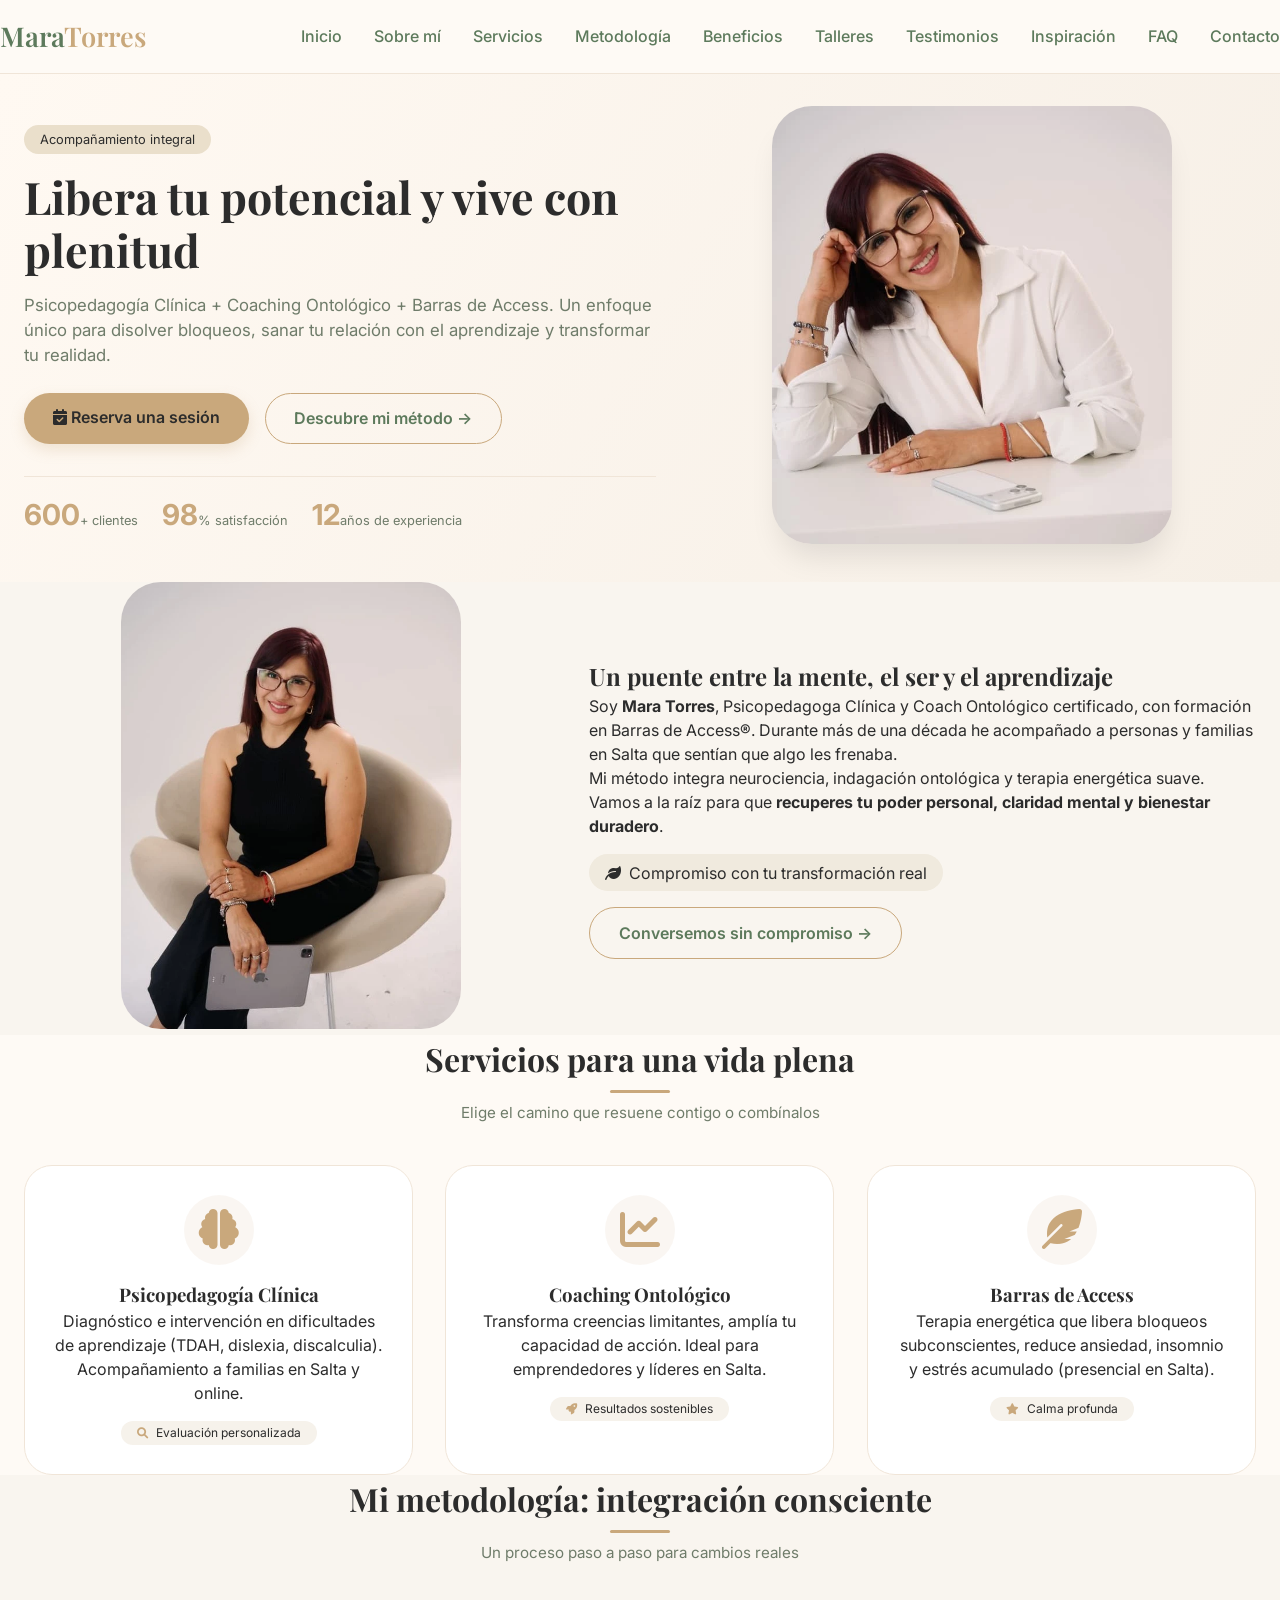
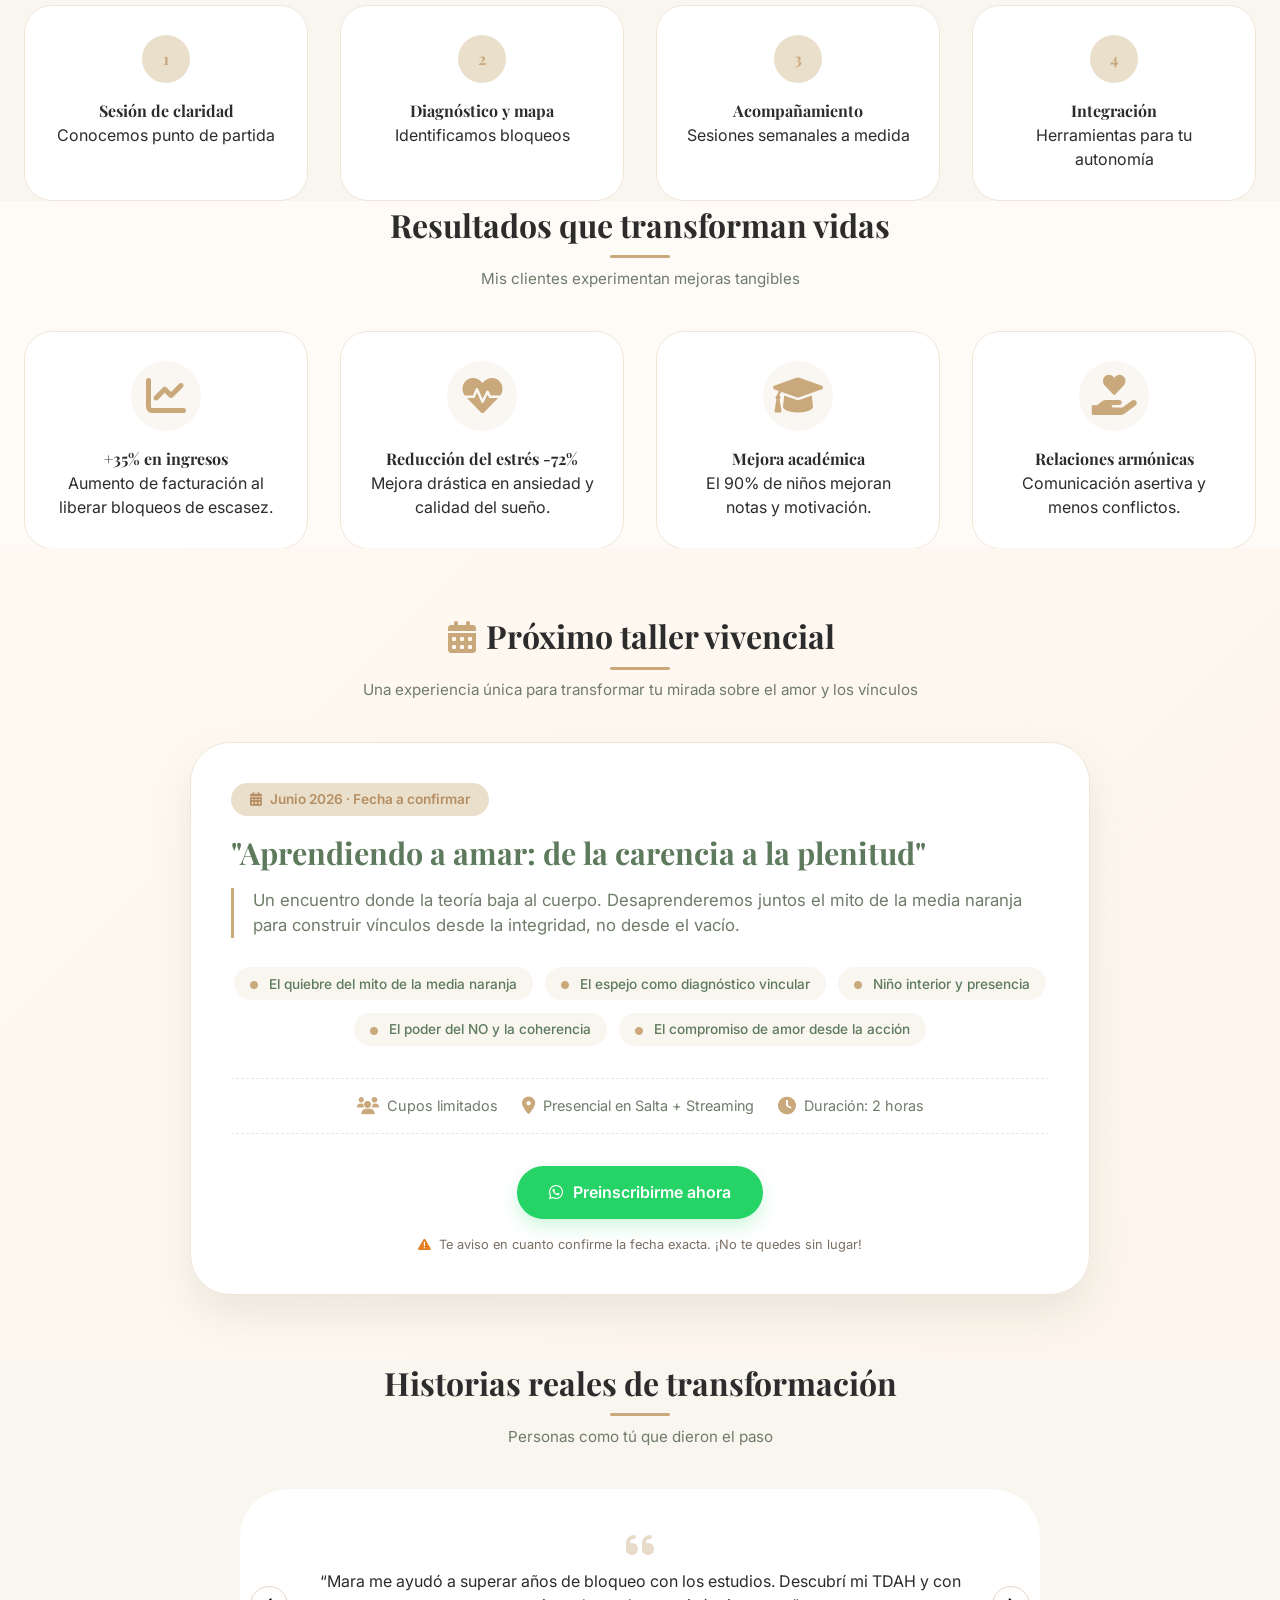
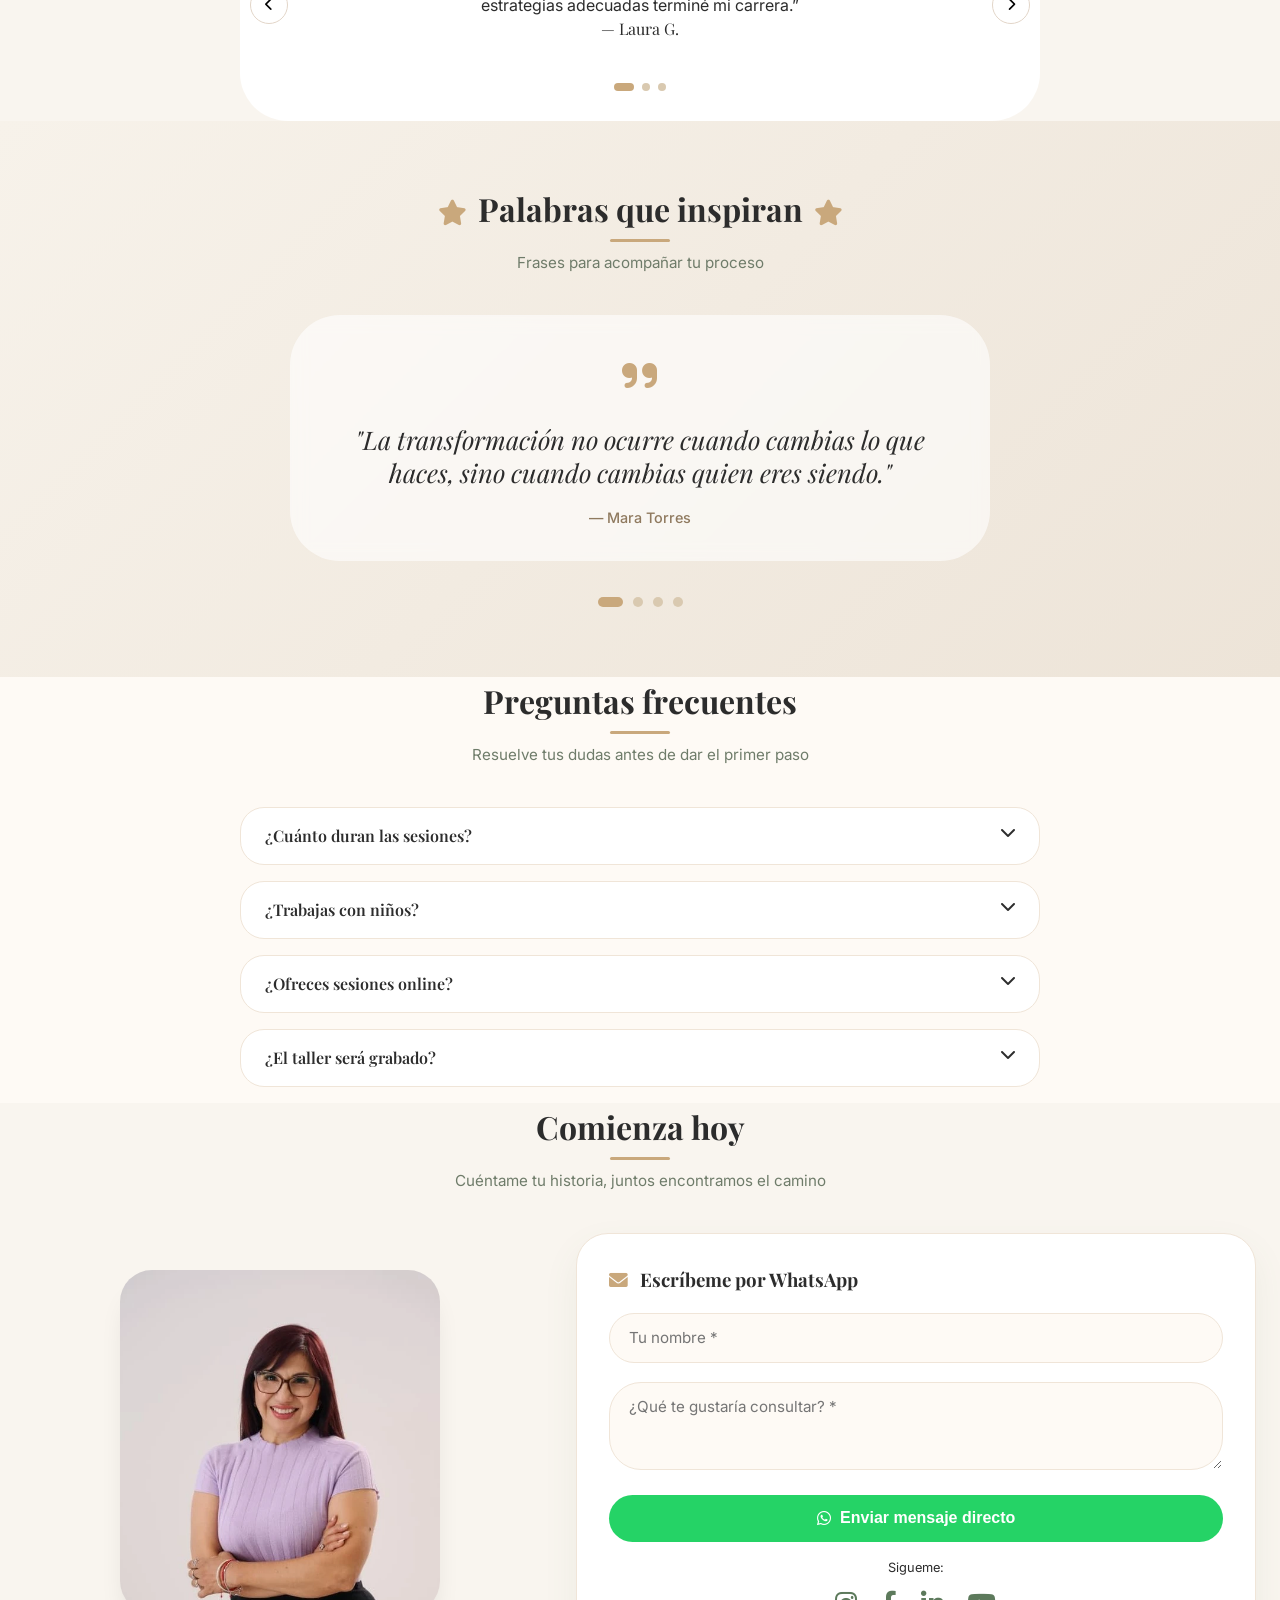
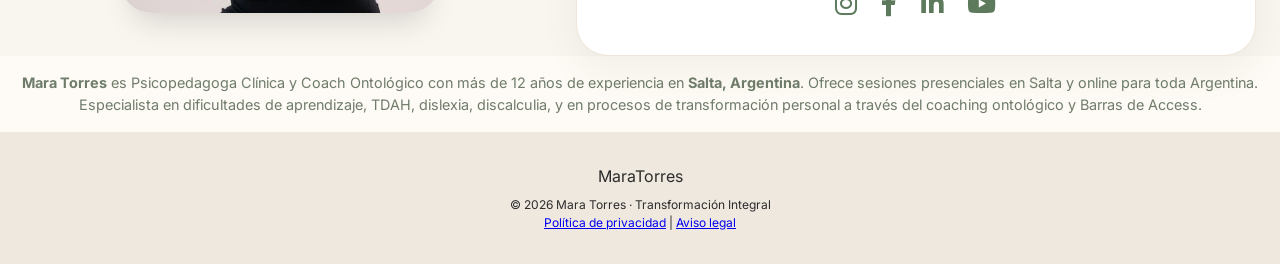
<file: index.html>
<!DOCTYPE html>
<html lang="es">
<head>
  <meta charset="UTF-8">
  <meta name="viewport" content="width=device-width, initial-scale=1.0, viewport-fit=cover">
  <meta name="description" content="Mara Torres, Lic. en Psicopedagogía Clínica y Coach Ontológico en Salta. Acompañamiento para dificultades de aprendizaje, TDAH, ansiedad y crecimiento personal. Sesiones presenciales u online. ¡Conoce mis talleres!">
  <meta name="keywords" content="Lic. Mara Torres, psicopedagogía Salta, coaching ontológico Salta, Barras de Access Salta, taller aprendiendo a amar, dificultades de aprendizaje, TDAH acompañamiento">
  <meta name="author" content="Mara Torres">
  <meta name="robots" content="index, follow">
  <link rel="canonical" href="https://www.licenciadamaratorres.com/">
  <meta property="og:title" content="Mara Torres | Psicopedagogía Clínica y Coaching Ontológico en Salta">
  <meta property="og:description" content="Sesiones presenciales y online de psicopedagogía, coaching ontológico y Barras de Access. Talleres vivenciales en Salta. ¡Agenda tu primera sesión!">
  <meta property="og:image" content="https://www.licenciadamaratorres.com/mara1.webp">
  <meta property="og:url" content="https://www.licenciadamaratorres.com/">
  <meta property="og:type" content="website">
  <meta name="twitter:card" content="summary_large_image">
  <!-- Favicon -->
  <link rel="icon" type="image/svg+xml" href="data:image/svg+xml,%3Csvg xmlns='http://www.w3.org/2000/svg' viewBox='0 0 100 100'%3E%3Ccircle cx='50' cy='50' r='45' fill='%238F9E8A'/%3E%3Ctext x='50' y='70' font-size='48' text-anchor='middle' fill='%23FFFFFF' font-family='Arial, sans-serif' font-weight='bold'%3EMT%3C/text%3E%3C/svg%3E">
  <title>Mara Torres | Psicopedagogía Clínica y Coaching Ontológico en Salta</title>
  <link rel="stylesheet" href="styles.css">
  <link href="https://fonts.googleapis.com/css2?family=Inter:opsz,wght@14..32,300;14..32,400;14..32,500;14..32,600;14..32,700&family=Playfair+Display:ital,wght@0,400;0,500;0,600;0,700;1,400&display=swap" rel="stylesheet">
  <link rel="stylesheet" href="https://cdnjs.cloudflare.com/ajax/libs/font-awesome/6.0.0-beta3/css/all.min.css">
  <!-- Schema.org para profesionales -->
  <script type="application/ld+json">
  {
    "@context": "https://schema.org",
    "@type": "ProfessionalService",
    "name": "Mara Torres",
    "description": "Psicopedagogía Clínica y Coaching Ontológico en Salta, Argentina",
    "address": {
      "@type": "PostalAddress",
      "addressLocality": "Salta",
      "addressCountry": "Argentina"
    },
    "telephone": "+5493871234567",
    "url": "https://www.licenciadamaratorres.com/",
    "image": "https://www.licenciadamaratorres.com/mara1.webp",
    "priceRange": "$$"
  }
  </script>
</head>
<body>

<header>
  <div class="navbar container">
    <div class="logo">Mara<span>Torres</span></div>
    <div class="menu-icon" id="menuToggle">
      <i class="fas fa-bars"></i>
    </div>
    <ul class="nav-links" id="navLinks">
      <li><a href="#home">Inicio</a></li>
      <li><a href="#about">Sobre mí</a></li>
      <li><a href="#services">Servicios</a></li>
      <li><a href="#method">Metodología</a></li>
      <li><a href="#benefits">Beneficios</a></li>
      <li><a href="#workshops">Talleres</a></li>
      <li><a href="#testimonials">Testimonios</a></li>
      <li><a href="#artistic">Inspiración</a></li>
      <li><a href="#faq">FAQ</a></li>
      <li><a href="#contact">Contacto</a></li>
    </ul>
  </div>
</header>

<main>
  <!-- Hero -->
  <section id="home" class="hero">
    <div class="container hero-grid">
      <div class="hero-content fade-up">
        <span class="hero-badge">Acompañamiento integral</span>
        <h1>Libera tu potencial y vive con plenitud</h1>
        <p>Psicopedagogía Clínica + Coaching Ontológico + Barras de Access. Un enfoque único para disolver bloqueos, sanar tu relación con el aprendizaje y transformar tu realidad.</p>
        <div class="hero-buttons">
          <a href="#contact" class="btn-primary"><i class="fas fa-calendar-check"></i> Reserva una sesión</a>
          <a href="#method" class="btn-outline">Descubre mi método →</a>
        </div>
        <div class="hero-stats">
          <div class="stat"><span class="stat-number" data-target="600">0</span><span class="stat-label">+ clientes</span></div>
          <div class="stat"><span class="stat-number" data-target="98">0</span><span class="stat-label">% satisfacción</span></div>
          <div class="stat"><span class="stat-number" data-target="12">0</span><span class="stat-label">años de experiencia</span></div>
        </div>
      </div>
      <div class="hero-image fade-up">
        <img src="mara1.webp" alt="Mara Torres - sesión de bienestar" loading="eager">
      </div>
    </div>
  </section>

  <!-- Sobre mí -->
  <section id="about" class="bg-soft">
    <div class="container about-wrapper">
      <div class="about-img fade-up">
        <img src="mara2.webp" alt="Mara Torres - espacio de transformación" loading="lazy">
      </div>
      <div class="about-text fade-up">
        <h2>Un puente entre la mente, el ser y el aprendizaje</h2>
        <p>Soy <strong>Mara Torres</strong>, Psicopedagoga Clínica y Coach Ontológico certificado, con formación en Barras de Access®. Durante más de una década he acompañado a personas y familias en Salta que sentían que algo les frenaba.</p>
        <p>Mi método integra neurociencia, indagación ontológica y terapia energética suave. Vamos a la raíz para que <strong>recuperes tu poder personal, claridad mental y bienestar duradero</strong>.</p>
        <div class="about-signature"><i class="fas fa-leaf"></i> <span>Compromiso con tu transformación real</span></div>
        <a href="#contact" class="btn-outline">Conversemos sin compromiso →</a>
      </div>
    </div>
  </section>

  <!-- Servicios -->
  <section id="services">
    <div class="container">
      <div class="section-header fade-up">
        <h2>Servicios para una vida plena</h2>
        <p>Elige el camino que resuene contigo o combínalos</p>
      </div>
      <div class="services-grid">
        <div class="service-card fade-up delay-1">
          <div class="service-icon"><i class="fas fa-brain"></i></div>
          <h3>Psicopedagogía Clínica</h3>
          <p>Diagnóstico e intervención en dificultades de aprendizaje (TDAH, dislexia, discalculia). Acompañamiento a familias en Salta y online.</p>
          <div class="service-tag"><i class="fas fa-search"></i> Evaluación personalizada</div>
        </div>
        <div class="service-card fade-up delay-2">
          <div class="service-icon"><i class="fas fa-chart-line"></i></div>
          <h3>Coaching Ontológico</h3>
          <p>Transforma creencias limitantes, amplía tu capacidad de acción. Ideal para emprendedores y líderes en Salta.</p>
          <div class="service-tag"><i class="fas fa-rocket"></i> Resultados sostenibles</div>
        </div>
        <div class="service-card fade-up delay-3">
          <div class="service-icon"><i class="fas fa-feather-alt"></i></div>
          <h3>Barras de Access</h3>
          <p>Terapia energética que libera bloqueos subconscientes, reduce ansiedad, insomnio y estrés acumulado (presencial en Salta).</p>
          <div class="service-tag"><i class="fas fa-star"></i> Calma profunda</div>
        </div>
      </div>
    </div>
  </section>

  <!-- Metodología -->
  <section id="method" class="bg-soft">
    <div class="container">
      <div class="section-header fade-up">
        <h2>Mi metodología: integración consciente</h2>
        <p>Un proceso paso a paso para cambios reales</p>
      </div>
      <div class="method-steps">
        <div class="step fade-up"><div class="step-number">1</div><h4>Sesión de claridad</h4><p>Conocemos punto de partida</p></div>
        <div class="step fade-up"><div class="step-number">2</div><h4>Diagnóstico y mapa</h4><p>Identificamos bloqueos</p></div>
        <div class="step fade-up"><div class="step-number">3</div><h4>Acompañamiento</h4><p>Sesiones semanales a medida</p></div>
        <div class="step fade-up"><div class="step-number">4</div><h4>Integración</h4><p>Herramientas para tu autonomía</p></div>
      </div>
    </div>
  </section>

  <!-- Beneficios -->
  <section id="benefits">
    <div class="container">
      <div class="section-header fade-up">
        <h2>Resultados que transforman vidas</h2>
        <p>Mis clientes experimentan mejoras tangibles</p>
      </div>
      <div class="benefits-grid">
        <div class="benefit-item fade-up"><div class="benefit-icon"><i class="fas fa-chart-line"></i></div><h4>+35% en ingresos</h4><p>Aumento de facturación al liberar bloqueos de escasez.</p></div>
        <div class="benefit-item fade-up"><div class="benefit-icon"><i class="fas fa-heartbeat"></i></div><h4>Reducción del estrés -72%</h4><p>Mejora drástica en ansiedad y calidad del sueño.</p></div>
        <div class="benefit-item fade-up"><div class="benefit-icon"><i class="fas fa-graduation-cap"></i></div><h4>Mejora académica</h4><p>El 90% de niños mejoran notas y motivación.</p></div>
        <div class="benefit-item fade-up"><div class="benefit-icon"><i class="fas fa-hand-holding-heart"></i></div><h4>Relaciones armónicas</h4><p>Comunicación asertiva y menos conflictos.</p></div>
      </div>
    </div>
  </section>

  <!-- Taller único -->
  <section id="workshops" class="workshops-section">
    <div class="container">
      <div class="section-header fade-up">
        <h2><i class="fas fa-calendar-alt"></i> Próximo taller vivencial</h2>
        <p>Una experiencia única para transformar tu mirada sobre el amor y los vínculos</p>
      </div>
      <div class="workshop-single-card fade-up">
        <div class="workshop-badge">
          <i class="fas fa-calendar-alt"></i> Junio 2026 · Fecha a confirmar
        </div>
        <h3 class="workshop-title">"Aprendiendo a amar: de la carencia a la plenitud"</h3>
        <p class="workshop-intro">
          Un encuentro donde la teoría baja al cuerpo. Desaprenderemos juntos el mito de la media naranja para construir vínculos desde la integridad, no desde el vacío.
        </p>
        <div class="workshop-themes">
          <span class="theme-badge"><i class="fas fa-circle"></i> El quiebre del mito de la media naranja</span>
          <span class="theme-badge"><i class="fas fa-circle"></i> El espejo como diagnóstico vincular</span>
          <span class="theme-badge"><i class="fas fa-circle"></i> Niño interior y presencia</span>
          <span class="theme-badge"><i class="fas fa-circle"></i> El poder del NO y la coherencia</span>
          <span class="theme-badge"><i class="fas fa-circle"></i> El compromiso de amor desde la acción</span>
        </div>
        <div class="workshop-details">
          <div class="detail-item"><i class="fas fa-users"></i><span>Cupos limitados</span></div>
          <div class="detail-item"><i class="fas fa-map-marker-alt"></i><span>Presencial en Salta + Streaming</span></div>
          <div class="detail-item"><i class="fas fa-clock"></i><span>Duración: 2 horas</span></div>
        </div>
        <div class="workshop-cta">
          <a href="https://wa.me/5493874433296?text=Hola%20Mara%2C%20quiero%20inscribirme%20al%20taller%20'Aprendiendo%20a%20amar'" class="btn-primary btn-workshop" target="_blank">
            <i class="fab fa-whatsapp"></i> Preinscribirme ahora
          </a>
          <p class="cta-note"><i class="fas fa-exclamation-triangle"></i> Te aviso en cuanto confirme la fecha exacta. ¡No te quedes sin lugar!</p>
        </div>
      </div>
    </div>
  </section>

  <!-- Testimonios -->
  <section id="testimonials" class="bg-soft">
    <div class="container">
      <div class="section-header fade-up">
        <h2>Historias reales de transformación</h2>
        <p>Personas como tú que dieron el paso</p>
      </div>
      <div class="testimonial-slider-container fade-up">
        <div class="testimonials-wrapper" id="testimonialWrapper">
          <div class="testimonial-card"><i class="fas fa-quote-left testimonial-quote"></i><div class="testimonial-text">“Mara me ayudó a superar años de bloqueo con los estudios. Descubrí mi TDAH y con estrategias adecuadas terminé mi carrera.”</div><div class="testimonial-name">— Laura G.</div></div>
          <div class="testimonial-card"><i class="fas fa-quote-left testimonial-quote"></i><div class="testimonial-text">“El coaching ontológico me dio las herramientas para duplicar mis ingresos en 6 meses y sentir paz al emprender.”</div><div class="testimonial-name">— Carlos M.</div></div>
          <div class="testimonial-card"><i class="fas fa-quote-left testimonial-quote"></i><div class="testimonial-text">“Las Barras de Access me liberaron de un insomnio de 10 años. Ahora duermo profundamente.”</div><div class="testimonial-name">— Valeria S.</div></div>
        </div>
        <button class="slider-btn btn-prev" id="prevTesti"><i class="fas fa-chevron-left"></i></button>
        <button class="slider-btn btn-next" id="nextTesti"><i class="fas fa-chevron-right"></i></button>
        <div class="dots" id="testiDots"></div>
      </div>
    </div>
  </section>

  <!-- Inspiración artística -->
  <section id="artistic" class="artistic-section">
    <div class="container">
      <div class="section-header fade-up artistic-header">
        <h2><i class="fas fa-star"></i> Palabras que inspiran <i class="fas fa-star"></i></h2>
        <p>Frases para acompañar tu proceso</p>
      </div>
      <div class="artistic-slider" id="artisticSlider">
        <div class="artistic-slide active">
          <div class="quote-icon"><i class="fas fa-quote-right"></i></div>
          <p class="artistic-text">"La transformación no ocurre cuando cambias lo que haces, sino cuando cambias quien eres siendo."</p>
          <span class="artistic-author">— Mara Torres</span>
        </div>
        <div class="artistic-slide">
          <div class="quote-icon"><i class="fas fa-seedling"></i></div>
          <p class="artistic-text">"El aprendizaje no es llenar un cubo, sino encender un fuego."</p>
          <span class="artistic-author">— William Butler Yeats</span>
        </div>
        <div class="artistic-slide">
          <div class="quote-icon"><i class="fas fa-dove"></i></div>
          <p class="artistic-text">"Tu cerebro es maleable. Cada pensamiento nuevo es una nueva conexión esperando nacer."</p>
          <span class="artistic-author">— Neurociencia Aplicada</span>
        </div>
        <div class="artistic-slide">
          <div class="quote-icon"><i class="fas fa-feather-alt"></i></div>
          <p class="artistic-text">"Las Barras de Access no curan, liberan lo que nunca debió estar allí."</p>
          <span class="artistic-author">— Gary Douglas</span>
        </div>
      </div>
      <div class="artistic-dots" id="artisticDots"></div>
    </div>
  </section>

  <!-- FAQ -->
  <section id="faq">
    <div class="container">
      <div class="section-header fade-up">
        <h2>Preguntas frecuentes</h2>
        <p>Resuelve tus dudas antes de dar el primer paso</p>
      </div>
      <div class="faq-grid">
        <div class="faq-item fade-up"><div class="faq-question"><span>¿Cuánto duran las sesiones?</span><i class="fas fa-chevron-down"></i></div><div class="faq-answer">Sesiones de 60 min (presencial/online). Barras de Access: 90 min (Presencial en Salta).</div></div>
        <div class="faq-item fade-up"><div class="faq-question"><span>¿Trabajas con niños?</span><i class="fas fa-chevron-down"></i></div><div class="faq-answer">Sí, en Psicopedagogía Clínica desde 6 años, siempre con acompañamiento familiar.</div></div>
        <div class="faq-item fade-up"><div class="faq-question"><span>¿Ofreces sesiones online?</span><i class="fas fa-chevron-down"></i></div><div class="faq-answer">Sí, vía Zoom para todo el mundo. Las Barras solo presencial en Salta.</div></div>
        <div class="faq-item fade-up"><div class="faq-question"><span>¿El taller será grabado?</span><i class="fas fa-chevron-down"></i></div><div class="faq-answer">Estamos analizando la posibilidad de hacerlo. Pero si no podés asistir, avisame y evaluamos alternativas.</div></div>
      </div>
    </div>
  </section>

  <!-- Contacto -->
  <section id="contact" class="bg-soft">
    <div class="container">
      <div class="section-header fade-up">
        <h2>Comienza hoy</h2>
        <p>Cuéntame tu historia, juntos encontramos el camino</p>
      </div>
      <div class="contact-grid">
        <div class="contact-image fade-up">
          <img src="mara3.webp" alt="Mara Torres - espacio de conexión" loading="lazy">
        </div>
        <div class="contact-form-card fade-up">
          <h3><i class="fas fa-envelope"></i> Escríbeme por WhatsApp</h3>
          <form id="whatsappForm">
            <div class="form-group">
              <input type="text" id="contactName" placeholder="Tu nombre *" required>
            </div>
            <div class="form-group">
              <textarea id="contactMessage" rows="3" placeholder="¿Qué te gustaría consultar? *" required></textarea>
            </div>
            <button type="submit" class="btn-whatsapp-submit"><i class="fab fa-whatsapp"></i> Enviar mensaje directo</button>
          </form>
          <div class="social-links-mini">
            <p>Sigueme:</p>
            <div class="social-links">
              <!-- Reemplaza los # con los enlaces reales de Mara -->
              <a href="#" class="social-icon" target="_blank" rel="noopener noreferrer"><i class="fab fa-instagram"></i></a>
              <a href="#" class="social-icon" target="_blank" rel="noopener noreferrer"><i class="fab fa-facebook-f"></i></a>
              <a href="#" class="social-icon" target="_blank" rel="noopener noreferrer"><i class="fab fa-linkedin-in"></i></a>
              <a href="#" class="social-icon" target="_blank" rel="noopener noreferrer"><i class="fab fa-youtube"></i></a>
            </div>
          </div>
        </div>
      </div>
    </div>
  </section>

  <!-- Bloque SEO local (texto rico en palabras clave) -->
  <section class="seo-local">
    <div class="container" style="text-align: center; padding: 1rem 0; color: var(--text-muted); font-size: 0.9rem;">
      <p><strong>Mara Torres</strong> es Psicopedagoga Clínica y Coach Ontológico con más de 12 años de experiencia en <strong>Salta, Argentina</strong>. Ofrece sesiones presenciales en Salta y online para toda Argentina. Especialista en dificultades de aprendizaje, TDAH, dislexia, discalculia, y en procesos de transformación personal a través del coaching ontológico y Barras de Access.</p>
    </div>
  </section>
</main>

<footer>
  <div class="container">
    <div class="footer-logo">Mara<span>Torres</span></div>
    <div class="copyright">
      <p>© 2026 Mara Torres · Transformación Integral</p>
      <p><a href="privacidad.html">Política de privacidad</a> | <a href="aviso-legal.html">Aviso legal</a></p>
    </div>
  </div>
</footer>

<div class="scroll-top" id="scrollTopBtn"><i class="fas fa-arrow-up"></i></div>

<script src="script.js"></script>
</body>
</html>
</file>
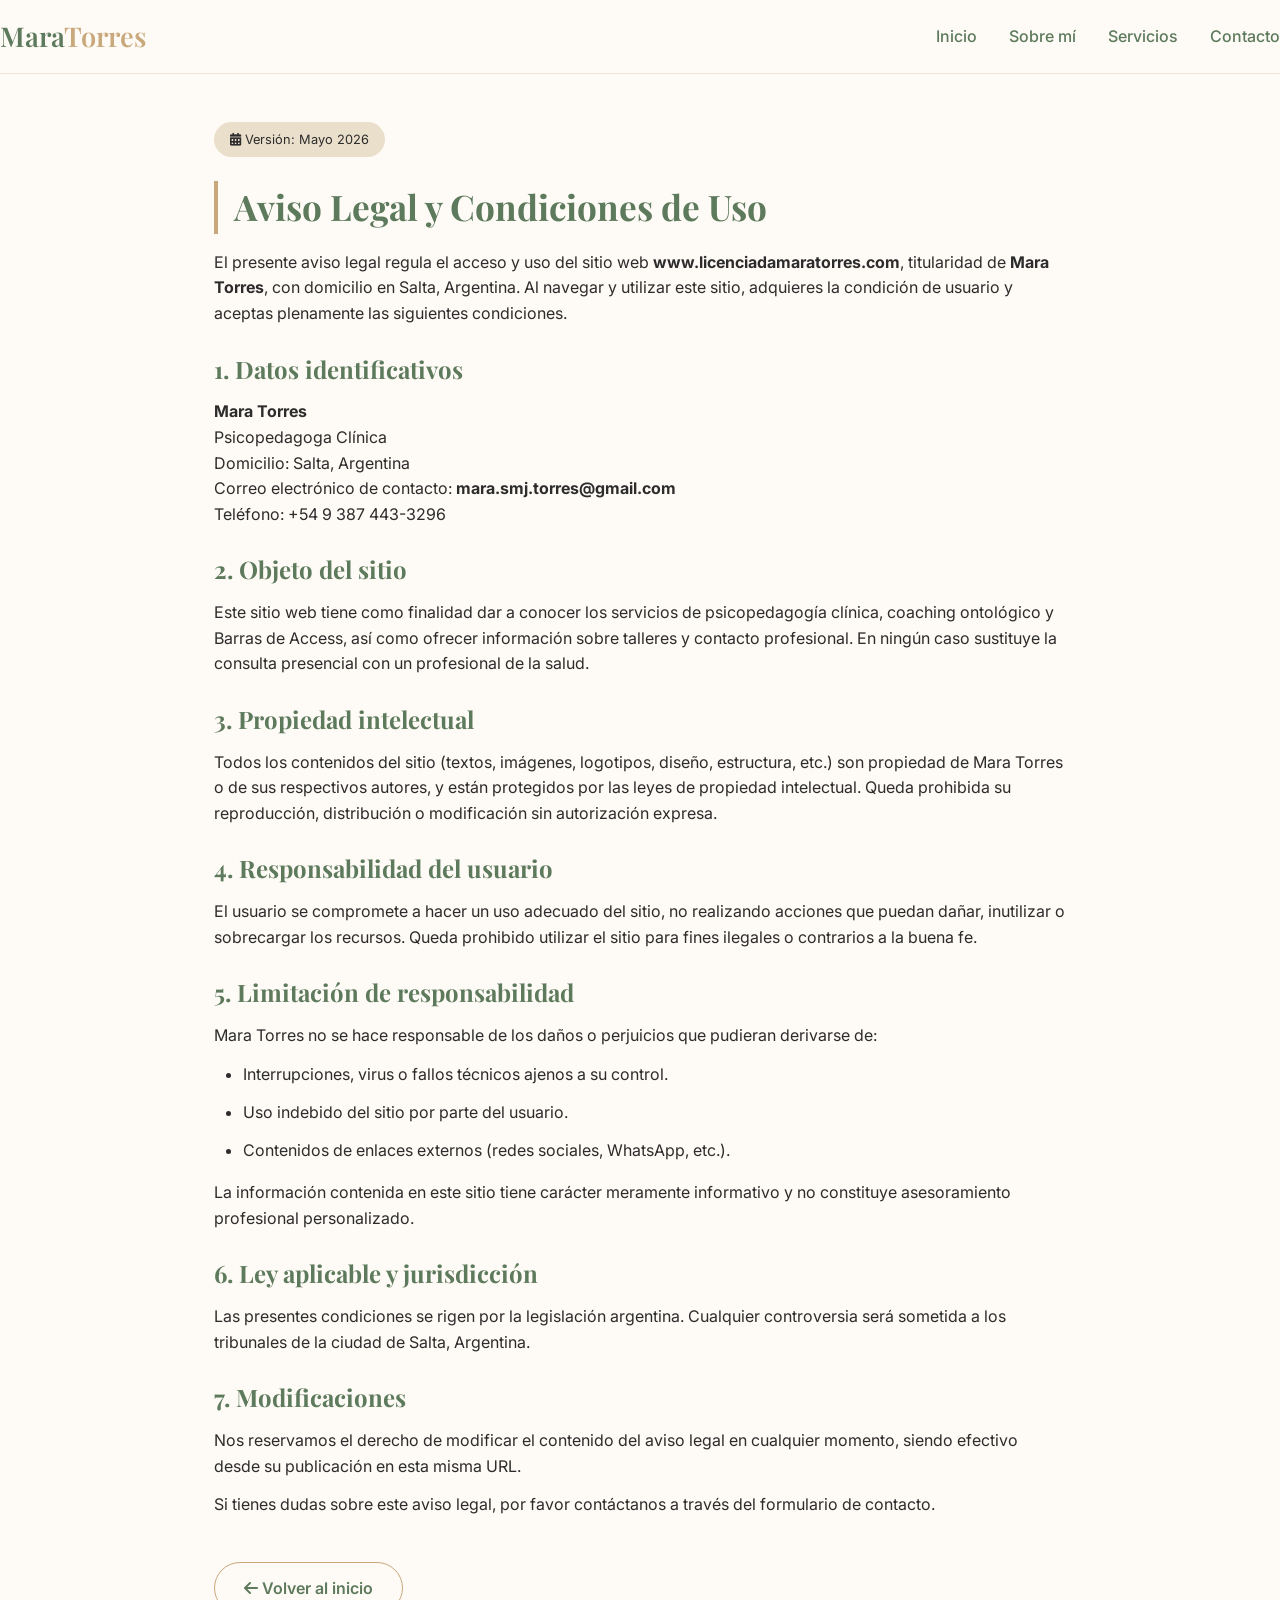
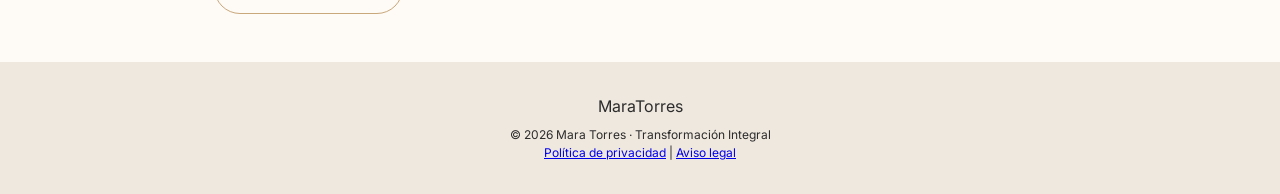
<file: aviso-legal.html>
<!DOCTYPE html>
<html lang="es">
<head>
  <meta charset="UTF-8">
  <meta name="viewport" content="width=device-width, initial-scale=1.0, viewport-fit=cover">
  <meta name="description" content="Aviso legal – Condiciones de uso del sitio web de Mara Torres, psicopedagogía clínica en Salta.">
  <meta name="robots" content="noindex, follow">
  <link rel="canonical" href="https://www.licenciadamaratorres.com/aviso-legal.html">
  <link rel="icon" type="image/svg+xml" href="data:image/svg+xml,%3Csvg xmlns='http://www.w3.org/2000/svg' viewBox='0 0 100 100'%3E%3Ccircle cx='50' cy='50' r='45' fill='%238F9E8A'/%3E%3Ctext x='50' y='70' font-size='48' text-anchor='middle' fill='%23FFFFFF' font-family='Arial, sans-serif' font-weight='bold'%3EMT%3C/text%3E%3C/svg%3E">
  <title>Aviso Legal | Mara Torres</title>
  <link rel="stylesheet" href="styles.css">
  <link href="https://fonts.googleapis.com/css2?family=Inter:opsz,wght@14..32,300;14..32,400;14..32,500;14..32,600;14..32,700&family=Playfair+Display:ital,wght@0,400;0,500;0,600;0,700;1,400&display=swap" rel="stylesheet">
  <link rel="stylesheet" href="https://cdnjs.cloudflare.com/ajax/libs/font-awesome/6.0.0-beta3/css/all.min.css">
  <style>
    .legal-container {
      max-width: 900px;
      margin: 0 auto;
      padding: 3rem 1.5rem;
    }
    .legal-container h1 {
      font-family: 'Playfair Display', serif;
      font-size: 2.2rem;
      color: var(--secondary);
      margin-bottom: 1rem;
      border-left: 4px solid var(--primary);
      padding-left: 1rem;
    }
    .legal-container h2 {
      font-family: 'Playfair Display', serif;
      font-size: 1.5rem;
      color: var(--secondary);
      margin: 1.5rem 0 0.8rem;
    }
    .legal-container p, .legal-container li {
      color: var(--text-dark);
      line-height: 1.6;
      margin-bottom: 0.8rem;
    }
    .legal-container ul {
      margin: 0.5rem 0 1rem 1.8rem;
    }
    .legal-container .last-update {
      background: var(--primary-light);
      padding: 0.5rem 1rem;
      border-radius: 30px;
      display: inline-block;
      font-size: 0.8rem;
      margin-bottom: 1.5rem;
    }
    .back-link {
      margin-top: 2rem;
      display: inline-block;
    }
    @media (max-width: 768px) {
      .legal-container {
        padding: 2rem 1rem;
      }
      .legal-container h1 {
        font-size: 1.8rem;
      }
    }
  </style>
</head>
<body>

<header>
  <div class="navbar container">
    <div class="logo">Mara<span>Torres</span></div>
    <div class="menu-icon" id="menuToggle">
      <i class="fas fa-bars"></i>
    </div>
    <ul class="nav-links" id="navLinks">
      <li><a href="index.html#home">Inicio</a></li>
      <li><a href="index.html#about">Sobre mí</a></li>
      <li><a href="index.html#services">Servicios</a></li>
      <li><a href="index.html#contact">Contacto</a></li>
    </ul>
  </div>
</header>

<main>
  <div class="legal-container">
    <span class="last-update"><i class="fas fa-calendar-alt"></i> Versión: Mayo 2026</span>
    <h1>Aviso Legal y Condiciones de Uso</h1>
    <p>El presente aviso legal regula el acceso y uso del sitio web <strong>www.licenciadamaratorres.com</strong>, titularidad de <strong>Mara Torres</strong>, con domicilio en Salta, Argentina. Al navegar y utilizar este sitio, adquieres la condición de usuario y aceptas plenamente las siguientes condiciones.</p>

    <h2>1. Datos identificativos</h2>
    <p><strong>Mara Torres</strong><br>
    Psicopedagoga Clínica<br>
    Domicilio: Salta, Argentina<br>
    Correo electrónico de contacto: <strong>mara.smj.torres@gmail.com</strong><br>
    Teléfono: +54 9 387 443-3296</p>

    <h2>2. Objeto del sitio</h2>
    <p>Este sitio web tiene como finalidad dar a conocer los servicios de psicopedagogía clínica, coaching ontológico y Barras de Access, así como ofrecer información sobre talleres y contacto profesional. En ningún caso sustituye la consulta presencial con un profesional de la salud.</p>

    <h2>3. Propiedad intelectual</h2>
    <p>Todos los contenidos del sitio (textos, imágenes, logotipos, diseño, estructura, etc.) son propiedad de Mara Torres o de sus respectivos autores, y están protegidos por las leyes de propiedad intelectual. Queda prohibida su reproducción, distribución o modificación sin autorización expresa.</p>

    <h2>4. Responsabilidad del usuario</h2>
    <p>El usuario se compromete a hacer un uso adecuado del sitio, no realizando acciones que puedan dañar, inutilizar o sobrecargar los recursos. Queda prohibido utilizar el sitio para fines ilegales o contrarios a la buena fe.</p>

    <h2>5. Limitación de responsabilidad</h2>
    <p>Mara Torres no se hace responsable de los daños o perjuicios que pudieran derivarse de:</p>
    <ul>
      <li>Interrupciones, virus o fallos técnicos ajenos a su control.</li>
      <li>Uso indebido del sitio por parte del usuario.</li>
      <li>Contenidos de enlaces externos (redes sociales, WhatsApp, etc.).</li>
    </ul>
    <p>La información contenida en este sitio tiene carácter meramente informativo y no constituye asesoramiento profesional personalizado.</p>

    <h2>6. Ley aplicable y jurisdicción</h2>
    <p>Las presentes condiciones se rigen por la legislación argentina. Cualquier controversia será sometida a los tribunales de la ciudad de Salta, Argentina.</p>

    <h2>7. Modificaciones</h2>
    <p>Nos reservamos el derecho de modificar el contenido del aviso legal en cualquier momento, siendo efectivo desde su publicación en esta misma URL.</p>

    <p>Si tienes dudas sobre este aviso legal, por favor contáctanos a través del formulario de contacto.</p>

    <a href="index.html" class="btn-outline back-link"><i class="fas fa-arrow-left"></i> Volver al inicio</a>
  </div>
</main>

<footer>
  <div class="container">
    <div class="footer-logo">Mara<span>Torres</span></div>
    <div class="copyright">
      <p>© 2026 Mara Torres · Transformación Integral</p>
      <p><a href="privacidad.html">Política de privacidad</a> | <a href="aviso-legal.html">Aviso legal</a></p>
    </div>
  </div>
</footer>

<script>
  // Menú hamburguesa
  const menuToggle = document.getElementById('menuToggle');
  const navLinks = document.getElementById('navLinks');
  let overlay = document.querySelector('.nav-overlay');
  if (!overlay && menuToggle) {
    overlay = document.createElement('div');
    overlay.className = 'nav-overlay';
    document.body.appendChild(overlay);
  }
  function closeMenu() {
    if (navLinks) navLinks.classList.remove('active');
    if (overlay) overlay.classList.remove('active');
    document.body.style.overflow = '';
  }
  function openMenu() {
    if (navLinks) navLinks.classList.add('active');
    if (overlay) overlay.classList.add('active');
    document.body.style.overflow = 'hidden';
  }
  if (menuToggle) {
    menuToggle.addEventListener('click', (e) => {
      e.stopPropagation();
      if (navLinks && navLinks.classList.contains('active')) closeMenu();
      else openMenu();
    });
  }
  if (overlay) overlay.addEventListener('click', closeMenu);
  if (navLinks) {
    document.querySelectorAll('.nav-links a').forEach(link => link.addEventListener('click', closeMenu));
  }
  window.addEventListener('resize', () => {
    if (window.innerWidth > 768 && navLinks && navLinks.classList.contains('active')) closeMenu();
  });
</script>
</body>
</html>
</file>
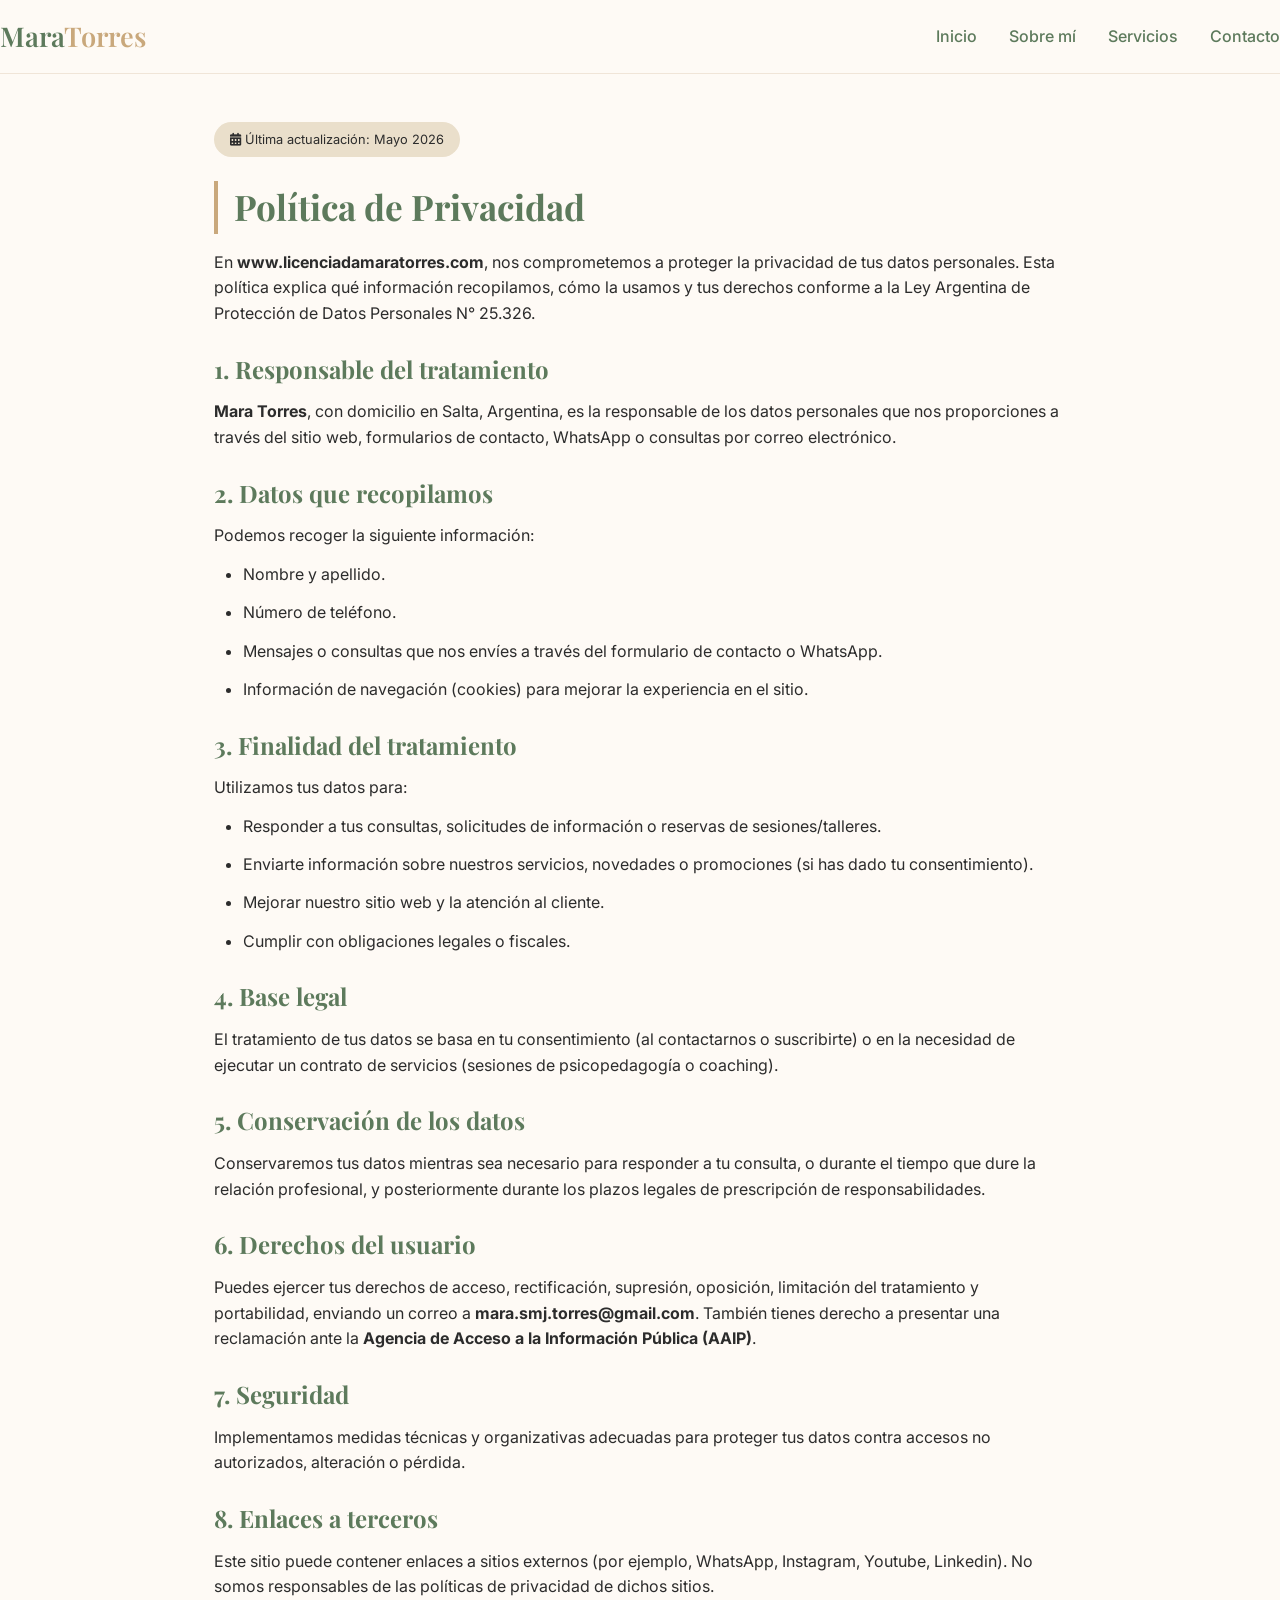
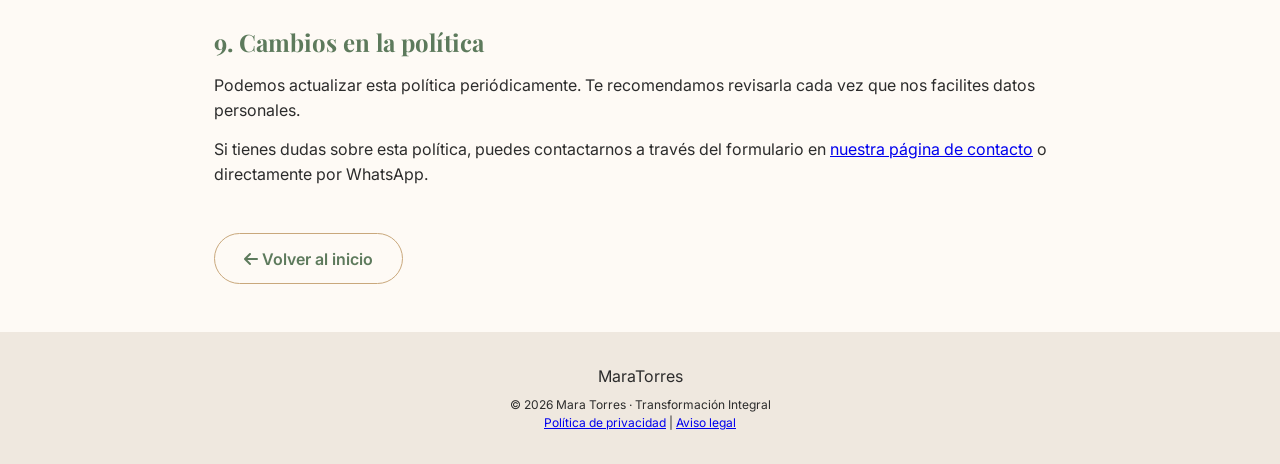
<file: privacidad.html>
<!DOCTYPE html>
<html lang="es">
<head>
  <meta charset="UTF-8">
  <meta name="viewport" content="width=device-width, initial-scale=1.0, viewport-fit=cover">
  <meta name="description" content="Política de privacidad – Mara Torres, psicopedagogía clínica y coaching ontológico en Salta. Protección de datos personales según Ley 25.326.">
  <meta name="robots" content="noindex, follow">
  <link rel="canonical" href="https://www.licenciadamaratorres.com/privacidad.html">
  <link rel="icon" type="image/svg+xml" href="data:image/svg+xml,%3Csvg xmlns='http://www.w3.org/2000/svg' viewBox='0 0 100 100'%3E%3Ccircle cx='50' cy='50' r='45' fill='%238F9E8A'/%3E%3Ctext x='50' y='70' font-size='48' text-anchor='middle' fill='%23FFFFFF' font-family='Arial, sans-serif' font-weight='bold'%3EMT%3C/text%3E%3C/svg%3E">
  <title>Política de Privacidad | Mara Torres</title>
  <link rel="stylesheet" href="styles.css">
  <link href="https://fonts.googleapis.com/css2?family=Inter:opsz,wght@14..32,300;14..32,400;14..32,500;14..32,600;14..32,700&family=Playfair+Display:ital,wght@0,400;0,500;0,600;0,700;1,400&display=swap" rel="stylesheet">
  <link rel="stylesheet" href="https://cdnjs.cloudflare.com/ajax/libs/font-awesome/6.0.0-beta3/css/all.min.css">
  <style>
    .legal-container {
      max-width: 900px;
      margin: 0 auto;
      padding: 3rem 1.5rem;
    }
    .legal-container h1 {
      font-family: 'Playfair Display', serif;
      font-size: 2.2rem;
      color: var(--secondary);
      margin-bottom: 1rem;
      border-left: 4px solid var(--primary);
      padding-left: 1rem;
    }
    .legal-container h2 {
      font-family: 'Playfair Display', serif;
      font-size: 1.5rem;
      color: var(--secondary);
      margin: 1.5rem 0 0.8rem;
    }
    .legal-container p, .legal-container li {
      color: var(--text-dark);
      line-height: 1.6;
      margin-bottom: 0.8rem;
    }
    .legal-container ul {
      margin: 0.5rem 0 1rem 1.8rem;
    }
    .legal-container .last-update {
      background: var(--primary-light);
      padding: 0.5rem 1rem;
      border-radius: 30px;
      display: inline-block;
      font-size: 0.8rem;
      margin-bottom: 1.5rem;
    }
    .back-link {
      margin-top: 2rem;
      display: inline-block;
    }
    @media (max-width: 768px) {
      .legal-container {
        padding: 2rem 1rem;
      }
      .legal-container h1 {
        font-size: 1.8rem;
      }
    }
  </style>
</head>
<body>

<header>
  <div class="navbar container">
    <div class="logo">Mara<span>Torres</span></div>
    <div class="menu-icon" id="menuToggle">
      <i class="fas fa-bars"></i>
    </div>
    <ul class="nav-links" id="navLinks">
      <li><a href="index.html#home">Inicio</a></li>
      <li><a href="index.html#about">Sobre mí</a></li>
      <li><a href="index.html#services">Servicios</a></li>
      <li><a href="index.html#contact">Contacto</a></li>
    </ul>
  </div>
</header>

<main>
  <div class="legal-container">
    <span class="last-update"><i class="fas fa-calendar-alt"></i> Última actualización: Mayo 2026</span>
    <h1>Política de Privacidad</h1>
    <p>En <strong>www.licenciadamaratorres.com</strong>, nos comprometemos a proteger la privacidad de tus datos personales. Esta política explica qué información recopilamos, cómo la usamos y tus derechos conforme a la Ley Argentina de Protección de Datos Personales N° 25.326.</p>

    <h2>1. Responsable del tratamiento</h2>
    <p><strong>Mara Torres</strong>, con domicilio en Salta, Argentina, es la responsable de los datos personales que nos proporciones a través del sitio web, formularios de contacto, WhatsApp o consultas por correo electrónico.</p>

    <h2>2. Datos que recopilamos</h2>
    <p>Podemos recoger la siguiente información:</p>
    <ul>
      <li>Nombre y apellido.</li>
      <li>Número de teléfono.</li>
      <li>Mensajes o consultas que nos envíes a través del formulario de contacto o WhatsApp.</li>
      <li>Información de navegación (cookies) para mejorar la experiencia en el sitio.</li>
    </ul>

    <h2>3. Finalidad del tratamiento</h2>
    <p>Utilizamos tus datos para:</p>
    <ul>
      <li>Responder a tus consultas, solicitudes de información o reservas de sesiones/talleres.</li>
      <li>Enviarte información sobre nuestros servicios, novedades o promociones (si has dado tu consentimiento).</li>
      <li>Mejorar nuestro sitio web y la atención al cliente.</li>
      <li>Cumplir con obligaciones legales o fiscales.</li>
    </ul>

    <h2>4. Base legal</h2>
    <p>El tratamiento de tus datos se basa en tu consentimiento (al contactarnos o suscribirte) o en la necesidad de ejecutar un contrato de servicios (sesiones de psicopedagogía o coaching).</p>

    <h2>5. Conservación de los datos</h2>
    <p>Conservaremos tus datos mientras sea necesario para responder a tu consulta, o durante el tiempo que dure la relación profesional, y posteriormente durante los plazos legales de prescripción de responsabilidades.</p>

    <h2>6. Derechos del usuario</h2>
    <p>Puedes ejercer tus derechos de acceso, rectificación, supresión, oposición, limitación del tratamiento y portabilidad, enviando un correo a <strong>mara.smj.torres@gmail.com</strong>. También tienes derecho a presentar una reclamación ante la <strong>Agencia de Acceso a la Información Pública (AAIP)</strong>.</p>

    <h2>7. Seguridad</h2>
    <p>Implementamos medidas técnicas y organizativas adecuadas para proteger tus datos contra accesos no autorizados, alteración o pérdida.</p>

    <h2>8. Enlaces a terceros</h2>
    <p>Este sitio puede contener enlaces a sitios externos (por ejemplo, WhatsApp, Instagram, Youtube, Linkedin). No somos responsables de las políticas de privacidad de dichos sitios.</p>

    <h2>9. Cambios en la política</h2>
    <p>Podemos actualizar esta política periódicamente. Te recomendamos revisarla cada vez que nos facilites datos personales.</p>

    <p>Si tienes dudas sobre esta política, puedes contactarnos a través del formulario en <a href="index.html#contact">nuestra página de contacto</a> o directamente por WhatsApp.</p>

    <a href="index.html" class="btn-outline back-link"><i class="fas fa-arrow-left"></i> Volver al inicio</a>
  </div>
</main>

<footer>
  <div class="container">
    <div class="footer-logo">Mara<span>Torres</span></div>
    <div class="copyright">
      <p>© 2026 Mara Torres · Transformación Integral</p>
      <p><a href="privacidad.html">Política de privacidad</a> | <a href="aviso-legal.html">Aviso legal</a></p>
    </div>
  </div>
</footer>

<script>
  // Menú hamburguesa (idéntico al de index pero simplificado)
  const menuToggle = document.getElementById('menuToggle');
  const navLinks = document.getElementById('navLinks');
  let overlay = document.querySelector('.nav-overlay');
  if (!overlay && menuToggle) {
    overlay = document.createElement('div');
    overlay.className = 'nav-overlay';
    document.body.appendChild(overlay);
  }
  function closeMenu() {
    if (navLinks) navLinks.classList.remove('active');
    if (overlay) overlay.classList.remove('active');
    document.body.style.overflow = '';
  }
  function openMenu() {
    if (navLinks) navLinks.classList.add('active');
    if (overlay) overlay.classList.add('active');
    document.body.style.overflow = 'hidden';
  }
  if (menuToggle) {
    menuToggle.addEventListener('click', (e) => {
      e.stopPropagation();
      if (navLinks && navLinks.classList.contains('active')) closeMenu();
      else openMenu();
    });
  }
  if (overlay) overlay.addEventListener('click', closeMenu);
  if (navLinks) {
    document.querySelectorAll('.nav-links a').forEach(link => link.addEventListener('click', closeMenu));
  }
  window.addEventListener('resize', () => {
    if (window.innerWidth > 768 && navLinks && navLinks.classList.contains('active')) closeMenu();
  });
</script>
</body>
</html>
</file>
<file: styles.css>
/* ========== PALETA DE COLORES ========== */
:root {
  --primary: #C9A87C;
  --primary-dark: #B58E63;
  --primary-light: #EADFCB;
  --secondary: #5D7A5C;
  --secondary-light: #8F9E8A;
  --bg-light: #FEFAF5;
  --bg-soft: #F9F5EF;
  --text-dark: #2C2C2C;
  --text-muted: #6F7C6A;
  --border: #F0E5D8;
  --white: #FFFFFF;
  --shadow: rgba(93, 122, 92, 0.15);
}

* {
  margin: 0;
  padding: 0;
  box-sizing: border-box;
}

body {
  font-family: 'Inter', sans-serif;
  background-color: var(--bg-light);
  color: var(--text-dark);
  line-height: 1.5;
  overflow-x: hidden;
}

section {
  scroll-margin-top: 80px;
}

h1, h2, h3, h4, .logo, .testimonial-name, .step-number, .faq-question, .artistic-text {
  font-family: 'Playfair Display', serif;
}

.container {
  max-width: 1280px;
  margin: 0 auto;
  padding: 0 1.5rem;
  width: 100%;
}

/* ========== HEADER ========== */
header {
  background: rgba(254, 250, 245, 0.98);
  backdrop-filter: blur(10px);
  position: sticky;
  top: 0;
  z-index: 1000;
  border-bottom: 1px solid var(--border);
}
.navbar {
  display: flex;
  justify-content: space-between;
  align-items: center;
  padding: 1rem 0;
  flex-wrap: wrap;
}
.logo {
  font-size: 1.7rem;
  font-weight: 600;
  color: var(--secondary);
}
.logo span { color: var(--primary); }
.menu-icon {
  display: none;
  font-size: 1.8rem;
  cursor: pointer;
  color: var(--secondary);
  background: none;
  border: none;
}
.nav-links {
  display: flex;
  gap: 2rem;
  list-style: none;
}
.nav-links a {
  text-decoration: none;
  font-family: 'Inter', sans-serif;
  font-weight: 500;
  color: var(--secondary);
  transition: 0.2s;
}
.nav-links a:hover { color: var(--primary); }

/* ========== BUTTONS ========== */
.btn-primary, .btn-outline {
  display: inline-block;
  padding: 0.8rem 1.8rem;
  border-radius: 50px;
  text-decoration: none;
  font-weight: 600;
  transition: all 0.3s ease;
  font-family: 'Inter', sans-serif;
  text-align: center;
}
.btn-primary {
  background: var(--primary);
  color: var(--text-dark);
  box-shadow: 0 6px 14px rgba(201,168,124,0.25);
  border: none;
}
.btn-primary:hover {
  background: var(--primary-dark);
  transform: translateY(-3px);
  box-shadow: 0 10px 20px rgba(201,168,124,0.3);
}
.btn-outline {
  background: transparent;
  border: 1.5px solid var(--primary);
  color: var(--secondary);
}
.btn-outline:hover {
  background: var(--primary);
  color: white;
  transform: translateY(-2px);
}

/* ========== HERO ========== */
.hero {
  padding: 2rem 0;
  background: linear-gradient(120deg, #FFF9F2, #F6EFE6);
}
.hero-grid {
  display: flex;
  align-items: center;
  gap: 2rem;
  flex-wrap: wrap;
}
.hero-content {
  flex: 1;
  min-width: 280px;
}
.hero-image {
  flex: 0.9;
  text-align: center;
}
.hero-image img {
  width: 100%;
  max-width: 400px;
  border-radius: 40px;
  box-shadow: 0 20px 30px -8px rgba(0,0,0,0.1);
  animation: fadeInUp 1s ease-out, float 5s ease-in-out infinite;
  transform-origin: center;
}
@keyframes fadeInUp {
  0% {
    opacity: 0;
    transform: translateY(30px) scale(0.96);
    filter: blur(4px);
  }
  100% {
    opacity: 1;
    transform: translateY(0) scale(1);
    filter: blur(0);
  }
}
@keyframes float {
  0% { transform: translateY(0px); }
  50% { transform: translateY(-8px); }
  100% { transform: translateY(0px); }
}
.hero-image:hover img {
  transform: scale(1.02);
  transition: transform 0.5s cubic-bezier(0.2, 0.9, 0.4, 1.1);
}
.hero-badge {
  background: var(--primary-light);
  padding: 0.3rem 1rem;
  border-radius: 50px;
  font-size: 0.8rem;
  display: inline-block;
  margin-bottom: 1rem;
}
.hero-content h1 {
  font-size: 2.8rem;
  font-weight: 700;
  line-height: 1.2;
  margin-bottom: 1rem;
}
.hero-content p {
  font-size: 1.05rem;
  margin-bottom: 1.5rem;
  color: var(--text-muted);
}
.hero-buttons {
  display: flex;
  gap: 1rem;
  flex-wrap: wrap;
  margin-bottom: 2rem;
}
.hero-stats {
  display: flex;
  gap: 1.5rem;
  border-top: 1px solid var(--border);
  padding-top: 1.5rem;
}
.stat-number {
  font-size: 1.8rem;
  font-weight: 700;
  color: var(--primary);
  line-height: 1;
}
.stat-label { font-size: 0.8rem; color: var(--text-muted); }

/* ========== ABOUT ========== */
.about-wrapper {
  display: flex;
  gap: 2rem;
  flex-wrap: wrap;
  align-items: center;
}
.about-text { flex: 1; }
.about-img { flex: 0.8; text-align: center; }
.about-img img {
  width: 100%;
  max-width: 340px;
  border-radius: 40px;
  animation: fadeInScale 1.2s ease-out;
  transition: transform 0.4s cubic-bezier(0.2, 0.9, 0.4, 1.1);
}
@keyframes fadeInScale {
  0% {
    opacity: 0;
    transform: scale(0.92) translateY(20px);
    filter: blur(3px);
  }
  100% {
    opacity: 1;
    transform: scale(1) translateY(0);
    filter: blur(0);
  }
}
.about-img:hover img {
  transform: scale(1.03);
}
.about-signature {
  display: inline-flex;
  align-items: center;
  gap: 0.5rem;
  background: #F0EADE;
  padding: 0.4rem 1rem;
  border-radius: 50px;
  margin: 1rem 0;
}

/* ========== SERVICIOS Y BENEFICIOS ========== */
.services-grid, .benefits-grid, .method-steps {
  display: grid;
  grid-template-columns: repeat(auto-fit, minmax(260px, 1fr));
  gap: 2rem;
}
.service-card, .benefit-item, .step {
  background: var(--white);
  border-radius: 28px;
  padding: 1.8rem;
  text-align: center;
  border: 1px solid var(--border);
  transition: all 0.3s ease;
  will-change: transform, box-shadow, border-color;
}
.service-card:hover, .benefit-item:hover, .step:hover {
  transform: translateY(-8px);
  box-shadow: 0 20px 30px -12px var(--shadow);
}
.service-icon, .benefit-icon { 
  font-size: 2.5rem; 
  color: var(--primary); 
  margin-bottom: 1rem;
  display: inline-block;
  background: rgba(201,168,124,0.1);
  width: 70px;
  height: 70px;
  line-height: 70px;
  border-radius: 50%;
  transition: all 0.3s;
}
.service-card:hover .service-icon, .benefit-item:hover .benefit-icon {
  background: var(--primary);
  color: white;
  transform: scale(1.05);
}
.step-number {
  background: var(--primary-light);
  width: 48px;
  height: 48px;
  display: flex;
  margin: 0 auto 1rem;
  align-items: center;
  justify-content: center;
  border-radius: 60px;
  font-weight: 700;
  color: var(--primary);
}
.service-tag {
  margin-top: 1rem;
  font-size: 0.75rem;
  background: #F6F2EB;
  display: inline-block;
  padding: 0.2rem 1rem;
  border-radius: 50px;
}
.service-tag i {
  margin-right: 0.3rem;
  font-size: 0.7rem;
  color: var(--primary);
}

/* ========== SECTION HEADER ========== */
.section-header {
  text-align: center;
  margin-bottom: 2.5rem;
}
.section-header h2 {
  font-size: 2rem;
  display: inline-block;
  position: relative;
  margin-bottom: 1.2rem;
}
.section-header h2 i {
  color: var(--primary);
  margin: 0 0.2rem;
}
.section-header h2:after {
  content: '';
  position: absolute;
  bottom: -0.6rem;
  left: 50%;
  transform: translateX(-50%);
  width: 60px;
  height: 3px;
  background: var(--primary);
  border-radius: 4px;
}
.section-header p {
  color: var(--text-muted);
  font-size: 0.95rem;
}
.bg-soft { background-color: var(--bg-soft); }

/* ========== TESTIMONIALS ========== */
.testimonial-slider-container {
  position: relative;
  max-width: 800px;
  margin: 0 auto;
  overflow: hidden;
  background: var(--white);
  border-radius: 48px;
  padding: 1.5rem;
}
.testimonials-wrapper { display: flex; transition: transform 0.4s ease; }
.testimonial-card {
  flex: 0 0 100%;
  padding: 1rem;
  text-align: center;
}
.testimonial-quote { font-size: 2rem; color: var(--primary); opacity: 0.4; margin-bottom: 0.5rem; }
.slider-btn {
  position: absolute;
  top: 50%;
  transform: translateY(-50%);
  background: white;
  border: 1px solid #E2D5C8;
  width: 38px;
  height: 38px;
  border-radius: 50%;
  cursor: pointer;
}
.btn-prev { left: 10px; }
.btn-next { right: 10px; }
.dots { text-align: center; margin-top: 1rem; }
.dot {
  display: inline-block;
  width: 8px;
  height: 8px;
  background: #D9C9B0;
  border-radius: 50%;
  margin: 0 4px;
  cursor: pointer;
}
.dot.active { background: var(--primary); width: 20px; border-radius: 20px; }

/* ========== SECCIÓN ARTÍSTICA ========== */
.artistic-section {
  background: linear-gradient(135deg, #f7f2ea 0%, #ede4d8 100%);
  padding: 4rem 0;
  text-align: center;
}
.artistic-header h2 i {
  font-size: 1.6rem;
  margin: 0 0.25rem;
}
.artistic-slider {
  position: relative;
  max-width: 700px;
  margin: 0 auto;
  min-height: 250px;
}
.artistic-slide {
  display: none;
  opacity: 0;
  transition: opacity 0.6s ease;
  padding: 2rem;
  background: rgba(255,255,255,0.6);
  border-radius: 50px;
  backdrop-filter: blur(8px);
}
.artistic-slide.active {
  display: block;
  opacity: 1;
}
.quote-icon {
  font-size: 2.5rem;
  color: var(--primary);
  margin-bottom: 1rem;
}
.artistic-text {
  font-size: 1.6rem;
  font-style: italic;
  line-height: 1.3;
  color: var(--text-dark);
  margin-bottom: 1rem;
}
.artistic-author {
  font-size: 0.9rem;
  color: #8f7a5f;
  font-weight: 500;
}
.artistic-dots {
  margin-top: 1.5rem;
}
.artistic-dot {
  display: inline-block;
  width: 10px;
  height: 10px;
  border-radius: 50%;
  background: #D9C9B0;
  margin: 0 5px;
  cursor: pointer;
}
.artistic-dot.active {
  background: var(--primary);
  width: 25px;
  border-radius: 10px;
}

/* ========== FAQ ========== */
.faq-grid { max-width: 800px; margin: 0 auto; }
.faq-item {
  background: var(--white);
  border-radius: 24px;
  margin-bottom: 1rem;
  border: 1px solid var(--border);
  overflow: hidden;
}
.faq-question {
  display: flex;
  justify-content: space-between;
  padding: 1rem 1.5rem;
  cursor: pointer;
  font-weight: 600;
}
.faq-answer {
  max-height: 0;
  padding: 0 1.5rem;
  overflow: hidden;
  transition: max-height 0.3s ease;
  color: var(--text-muted);
}
.faq-item.active .faq-answer {
  max-height: 120px;
  padding: 0 1.5rem 1rem;
}
.faq-item.active .faq-question i { transform: rotate(180deg); }

/* ========== CONTACTO ========== */
.contact-grid {
  display: flex;
  gap: 2.5rem;
  align-items: center;
  flex-wrap: wrap;
}
.contact-image {
  flex: 1;
  min-width: 200px;
  text-align: center;
}
.contact-image img {
  width: 100%;
  max-width: 320px;
  border-radius: 2rem;
  box-shadow: 0 20px 30px -12px rgba(0,0,0,0.15);
  transition: all 0.4s cubic-bezier(0.2,0.9,0.4,1.1);
}
.contact-image img:hover {
  transform: scale(1.02);
}
.contact-form-card {
  flex: 1.2;
  background: var(--white);
  border-radius: 2rem;
  padding: 2rem;
  box-shadow: 0 15px 35px rgba(93, 122, 92, 0.08);
  border: 1px solid var(--border);
  transition: transform 0.3s ease;
}
.contact-form-card h3 {
  font-family: 'Playfair Display', serif;
  margin-bottom: 1.2rem;
}
.contact-form-card h3 i {
  color: var(--primary);
  margin-right: 0.5rem;
}
.form-group {
  margin-bottom: 1.2rem;
}
.form-group input, .form-group textarea {
  width: 100%;
  padding: 0.9rem 1.2rem;
  border: 1px solid var(--border);
  border-radius: 2rem;
  font-family: 'Inter', sans-serif;
  background: var(--bg-light);
  transition: all 0.2s;
  font-size: 0.95rem;
}
.form-group input:focus, .form-group textarea:focus {
  outline: none;
  border-color: var(--primary);
  box-shadow: 0 0 0 3px rgba(201,168,124,0.2);
}
.btn-whatsapp-submit {
  background: #25D366;
  color: white;
  border: none;
  width: 100%;
  padding: 0.9rem;
  border-radius: 3rem;
  font-weight: 600;
  display: flex;
  align-items: center;
  justify-content: center;
  gap: 0.6rem;
  transition: all 0.2s;
  cursor: pointer;
  font-size: 1rem;
}
.btn-whatsapp-submit:hover {
  background: #128C7E;
  transform: translateY(-2px);
}
.social-links-mini {
  margin-top: 1rem;
  text-align: center;
}
.social-links-mini p {
  margin: 1rem 0 0.5rem;
  font-size: 0.8rem;
}
.social-links {
  display: flex;
  justify-content: center;
  gap: 1.5rem;
  margin-top: 0.5rem;
}
.social-icon {
  color: var(--secondary);
  font-size: 1.6rem;
  transition: 0.2s;
}
.social-icon:hover {
  color: var(--primary);
  transform: translateY(-3px);
}

/* ========== FOOTER ========== */
footer {
  background: #EFE8DF;
  padding: 2rem 0;
  text-align: center;
}
.copyright { margin-top: 0.5rem; font-size: 0.75rem; }

/* ========== ANIMACIONES FADE-UP SCROLL ========== */
.fade-up {
  opacity: 0;
  transform: translateY(35px);
  transition: opacity 0.7s cubic-bezier(0.2, 0.9, 0.4, 1.1), transform 0.7s ease;
}
.fade-up.visible { opacity: 1; transform: translateY(0); }
.delay-1 { transition-delay: 0.1s; }
.delay-2 { transition-delay: 0.2s; }
.delay-3 { transition-delay: 0.3s; }

/* ========== SCROLL TOP BUTTON ========== */
.scroll-top {
  position: fixed;
  bottom: 20px;
  right: 20px;
  background: var(--primary);
  color: var(--text-dark);
  width: 44px;
  height: 44px;
  border-radius: 50%;
  display: flex;
  align-items: center;
  justify-content: center;
  cursor: pointer;
  opacity: 0;
  visibility: hidden;
  transition: all 0.3s;
  z-index: 99;
  box-shadow: 0 5px 12px rgba(0,0,0,0.15);
}
.scroll-top.visible {
  opacity: 1;
  visibility: visible;
}

/* ========== TALLER ========== */
.workshops-section {
  padding: 4rem 0;
  background: linear-gradient(135deg, #FFF9F2 0%, #FDF5EC 100%);
  position: relative;
}
.workshop-single-card {
  max-width: 900px;
  margin: 0 auto;
  background: var(--white);
  border-radius: 2.5rem;
  padding: 2.5rem;
  box-shadow: 0 20px 40px rgba(93, 122, 92, 0.12);
  border: 1px solid var(--border);
  transition: all 0.3s ease;
}
.workshop-single-card:hover {
  transform: translateY(-5px);
}
.workshop-badge {
  display: inline-flex;
  align-items: center;
  gap: 0.5rem;
  background: var(--primary-light);
  padding: 0.4rem 1.2rem;
  border-radius: 100px;
  font-size: 0.85rem;
  font-weight: 600;
  color: var(--primary-dark);
  margin-bottom: 1.2rem;
}
.workshop-title {
  font-size: 1.9rem;
  font-family: 'Playfair Display', serif;
  font-weight: 700;
  color: var(--secondary);
  margin-bottom: 1rem;
  line-height: 1.2;
}
.workshop-intro {
  font-size: 1.05rem;
  color: var(--text-muted);
  margin-bottom: 1.8rem;
  border-left: 3px solid var(--primary);
  padding-left: 1.2rem;
}
.workshop-themes {
  display: flex;
  flex-wrap: wrap;
  gap: 0.8rem;
  margin-bottom: 2rem;
  justify-content: center;
}
.theme-badge {
  background: rgba(201, 168, 124, 0.12);
  padding: 0.4rem 1rem;
  border-radius: 40px;
  font-size: 0.85rem;
  font-weight: 500;
  color: var(--secondary);
  transition: all 0.2s;
}
.theme-badge i {
  font-size: 0.5rem;
  margin-right: 0.4rem;
  color: var(--primary);
  vertical-align: middle;
}
.theme-badge:hover {
  background: var(--primary-light);
  transform: translateY(-2px);
}
.workshop-details {
  display: flex;
  flex-wrap: wrap;
  justify-content: center;
  gap: 1.5rem;
  margin-bottom: 2rem;
  padding: 1rem 0;
  border-top: 1px dashed var(--border);
  border-bottom: 1px dashed var(--border);
}
.detail-item {
  display: flex;
  align-items: center;
  gap: 0.5rem;
  font-size: 0.9rem;
  color: var(--text-muted);
}
.detail-item i {
  color: var(--primary);
  font-size: 1.1rem;
}
.workshop-cta {
  text-align: center;
  margin-top: 1.5rem;
}
.btn-workshop {
  background: #25D366;
  color: white;
  display: inline-flex;
  align-items: center;
  gap: 0.6rem;
  padding: 0.9rem 2rem;
  font-size: 1rem;
  box-shadow: 0 8px 18px rgba(37, 211, 102, 0.2);
}
.btn-workshop:hover {
  background: #128C7E;
  transform: translateY(-3px);
}
.cta-note {
  font-size: 0.8rem;
  color: #7A6E62;
  margin-top: 1rem;
}
.cta-note i {
  margin-right: 0.3rem;
  color: #e67e22;
}

/* ========== RESPONSIVE ========== */
@media (max-width: 768px) {
  .container { padding: 0 1.2rem; }
  .menu-icon { 
    display: block; 
    z-index: 1001;
  }
  .nav-overlay {
    position: fixed;
    top: 0;
    left: 0;
    width: 100%;
    height: 100%;
    background: rgba(0, 0, 0, 0.5);
    backdrop-filter: blur(4px);
    z-index: 998;
    opacity: 0;
    visibility: hidden;
    transition: opacity 0.3s ease, visibility 0.3s ease;
  }
  .nav-overlay.active {
    opacity: 1;
    visibility: visible;
  }
  .nav-links {
    display: flex;
    flex-direction: column;
    align-items: center;
    gap: 1rem;
    position: absolute;
    top: 100%;
    left: 0;
    width: 100%;
    background: var(--bg-light);
    border-top: 1px solid var(--border);
    border-bottom: 1px solid var(--border);
    padding: 1.5rem 0;
    margin: 0;
    z-index: 999;
    opacity: 0;
    visibility: hidden;
    transform: translateY(-20px);
    transition: opacity 0.3s ease, visibility 0.3s ease, transform 0.3s ease;
    box-shadow: 0 10px 20px rgba(0, 0, 0, 0.05);
  }
  .nav-links.active {
    opacity: 1;
    visibility: visible;
    transform: translateY(0);
  }
  .nav-links li {
    width: 100%;
    text-align: center;
  }
  
  /* ===== MEJORA DE SEPARACIÓN ENTRE SECCIONES EN MÓVIL ===== */
  /* Eliminamos márgenes y paddings por defecto y establecemos bordes consistentes */
  section {
    padding: 3rem 0;
  }
  /* Hero mantiene su fondo degradado y padding menor */
  .hero {
    padding: 2rem 0 3rem 0;
  }
  /* Para todas las secciones excepto hero, añadimos un borde superior sutil */
  section:not(#home) {
    border-top: 1px solid var(--border);
  }
  /* Las secciones con fondo bg-soft ya tienen contraste, pero mantenemos borde igual */
  .bg-soft {
    background-color: var(--bg-soft);
  }
  /* Ajuste específico para la sección de workshops que tiene fondo degradado */
  .workshops-section {
    border-top: 1px solid var(--border);
  }
  /* Última sección (contacto) no necesita borde inferior extra, pero mantenemos el superior */
  
  /* Aumentamos margen inferior del encabezado de sección para mayor claridad */
  .section-header {
    margin-bottom: 2rem;
  }
  .section-header h2 {
    font-size: 1.8rem;
  }
  .section-header h2:after {
    width: 50px;
    height: 2px;
    bottom: -0.5rem;
  }
  
  .hero-grid { flex-direction: column; }
  .hero-image { order: 1; margin-bottom: 1.5rem; }
  .hero-content { order: 2; text-align: center; }
  .hero-image img { max-width: 260px; }
  .hero-buttons { justify-content: center; }
  .hero-stats { justify-content: center; gap: 1rem; }
  .hero-content h1 { font-size: 2rem; text-align: center; }
  .services-grid, .benefits-grid, .method-steps {
    grid-template-columns: 1fr;
    gap: 1rem;
  }
  .about-wrapper { flex-direction: column-reverse; text-align: center; }
  
  /* Efecto móvil: transiciones suaves para color/borde/sombra */
  .service-card, .benefit-item, .step, .workshop-single-card {
    transition: border-color 0.25s ease, box-shadow 0.25s ease, background-color 0.25s ease, transform 0.2s ease;
    will-change: border-color, box-shadow, background-color;
  }
  .service-card.card-highlight, 
  .benefit-item.card-highlight, 
  .step.card-highlight, 
  .workshop-single-card.card-highlight {
    border-color: var(--primary);
    box-shadow: 0 12px 24px rgba(201, 168, 124, 0.2);
    background-color: #FFFCF8;
    transform: scale(1.01);
  }

  .artistic-header h2 i {
    font-size: 0.9rem;
    margin: 0 0.15rem;
  }
  .artistic-text {
    font-size: 1.2rem;
  }
  
  .contact-grid {
    flex-direction: column;
    gap: 1.5rem;
  }
  .contact-image {
    order: 1;
    max-width: 200px;
    margin: 0 auto;
  }
  .contact-image img {
    max-width: 180px;
    border-radius: 1.5rem;
  }
  .contact-form-card {
    order: 2;
    width: 100%;
    padding: 1.5rem;
  }
  .contact-form-card h3 {
    font-size: 1.3rem;
    text-align: center;
  }
  
  .slider-btn { width: 32px; height: 32px; }
  .workshop-single-card {
    padding: 1.5rem;
  }
  .workshop-title {
    font-size: 1.5rem;
  }
  .workshop-intro {
    font-size: 0.95rem;
  }
  .theme-badge {
    font-size: 0.75rem;
  }
  .detail-item {
    font-size: 0.8rem;
  }
  .workshop-details {
    gap: 1rem;
  }
}

@media (max-width: 480px) {
  .hero-content h1 { font-size: 1.8rem; }
  .contact-image {
    max-width: 150px;
  }
  .contact-image img {
    max-width: 140px;
  }
  .artistic-header h2 i {
    font-size: 0.8rem;
  }
  section {
    padding: 2.5rem 0;
  }
}
</file>
